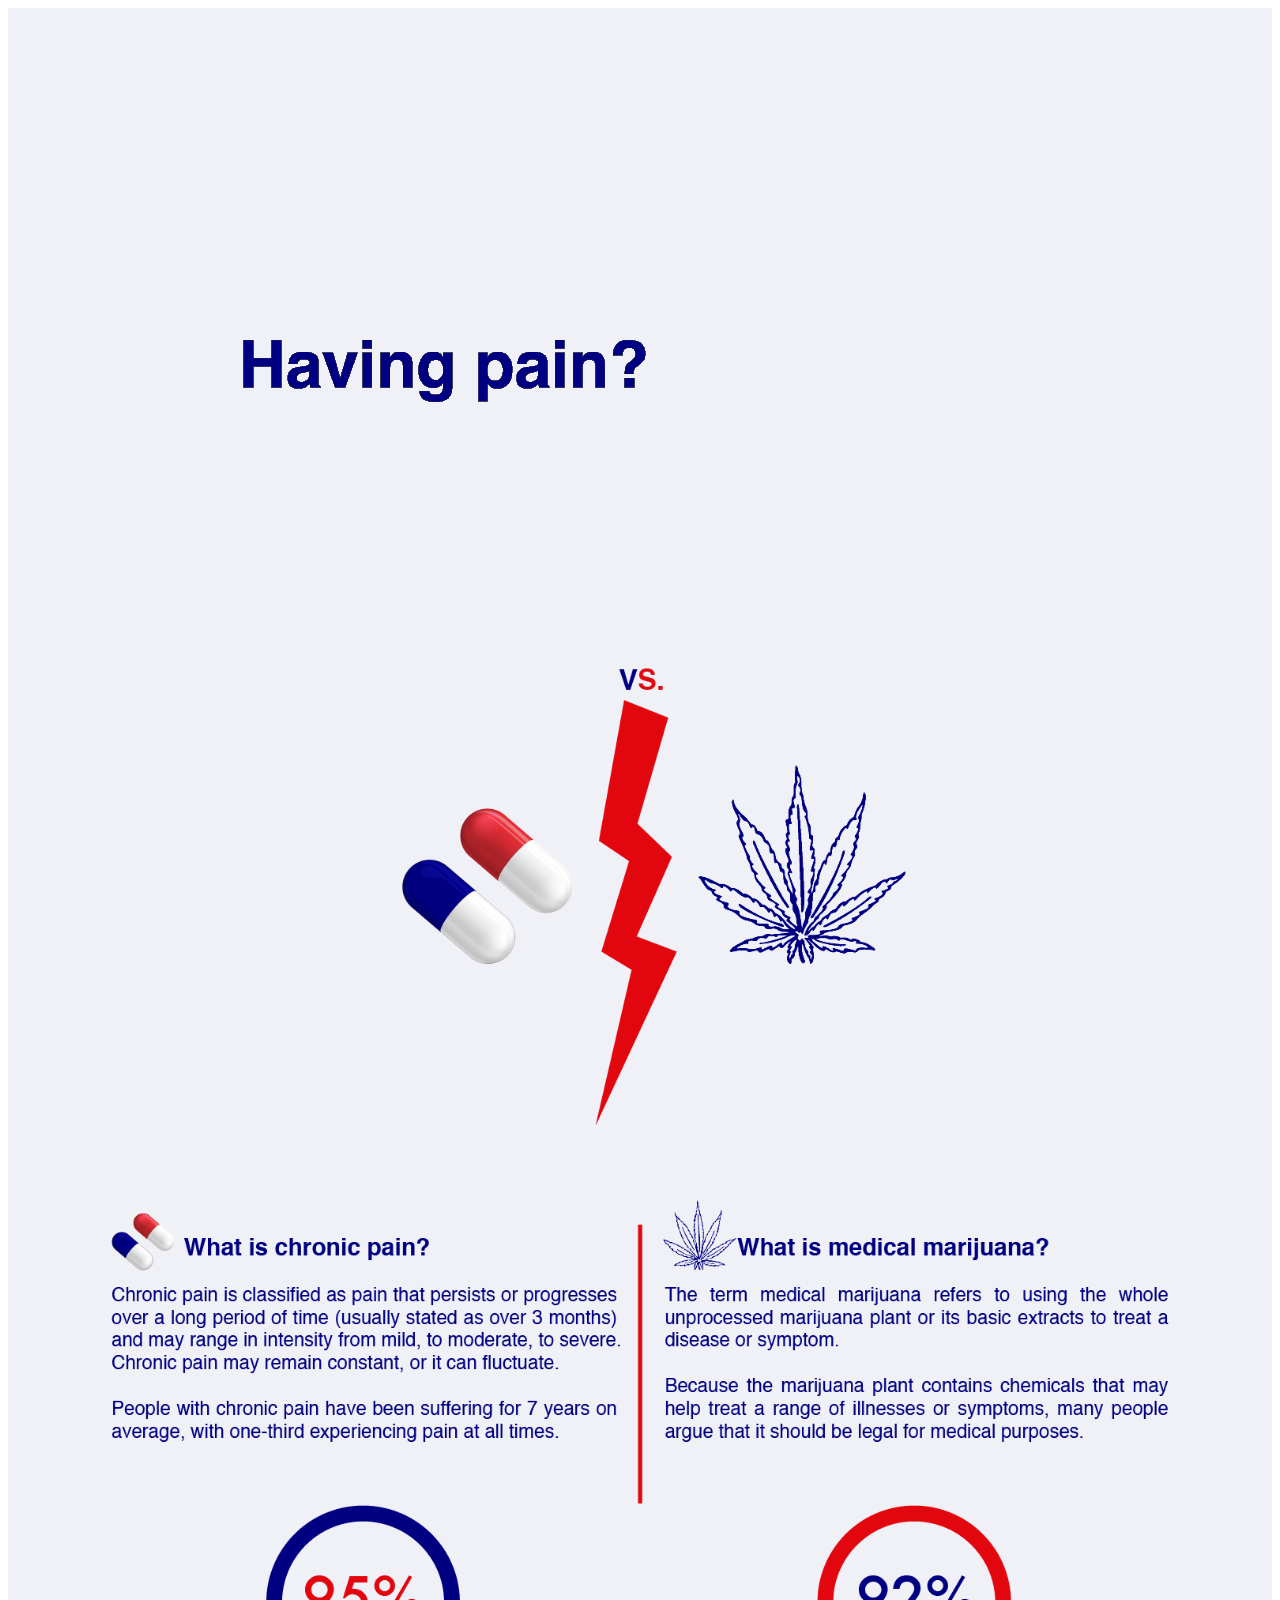
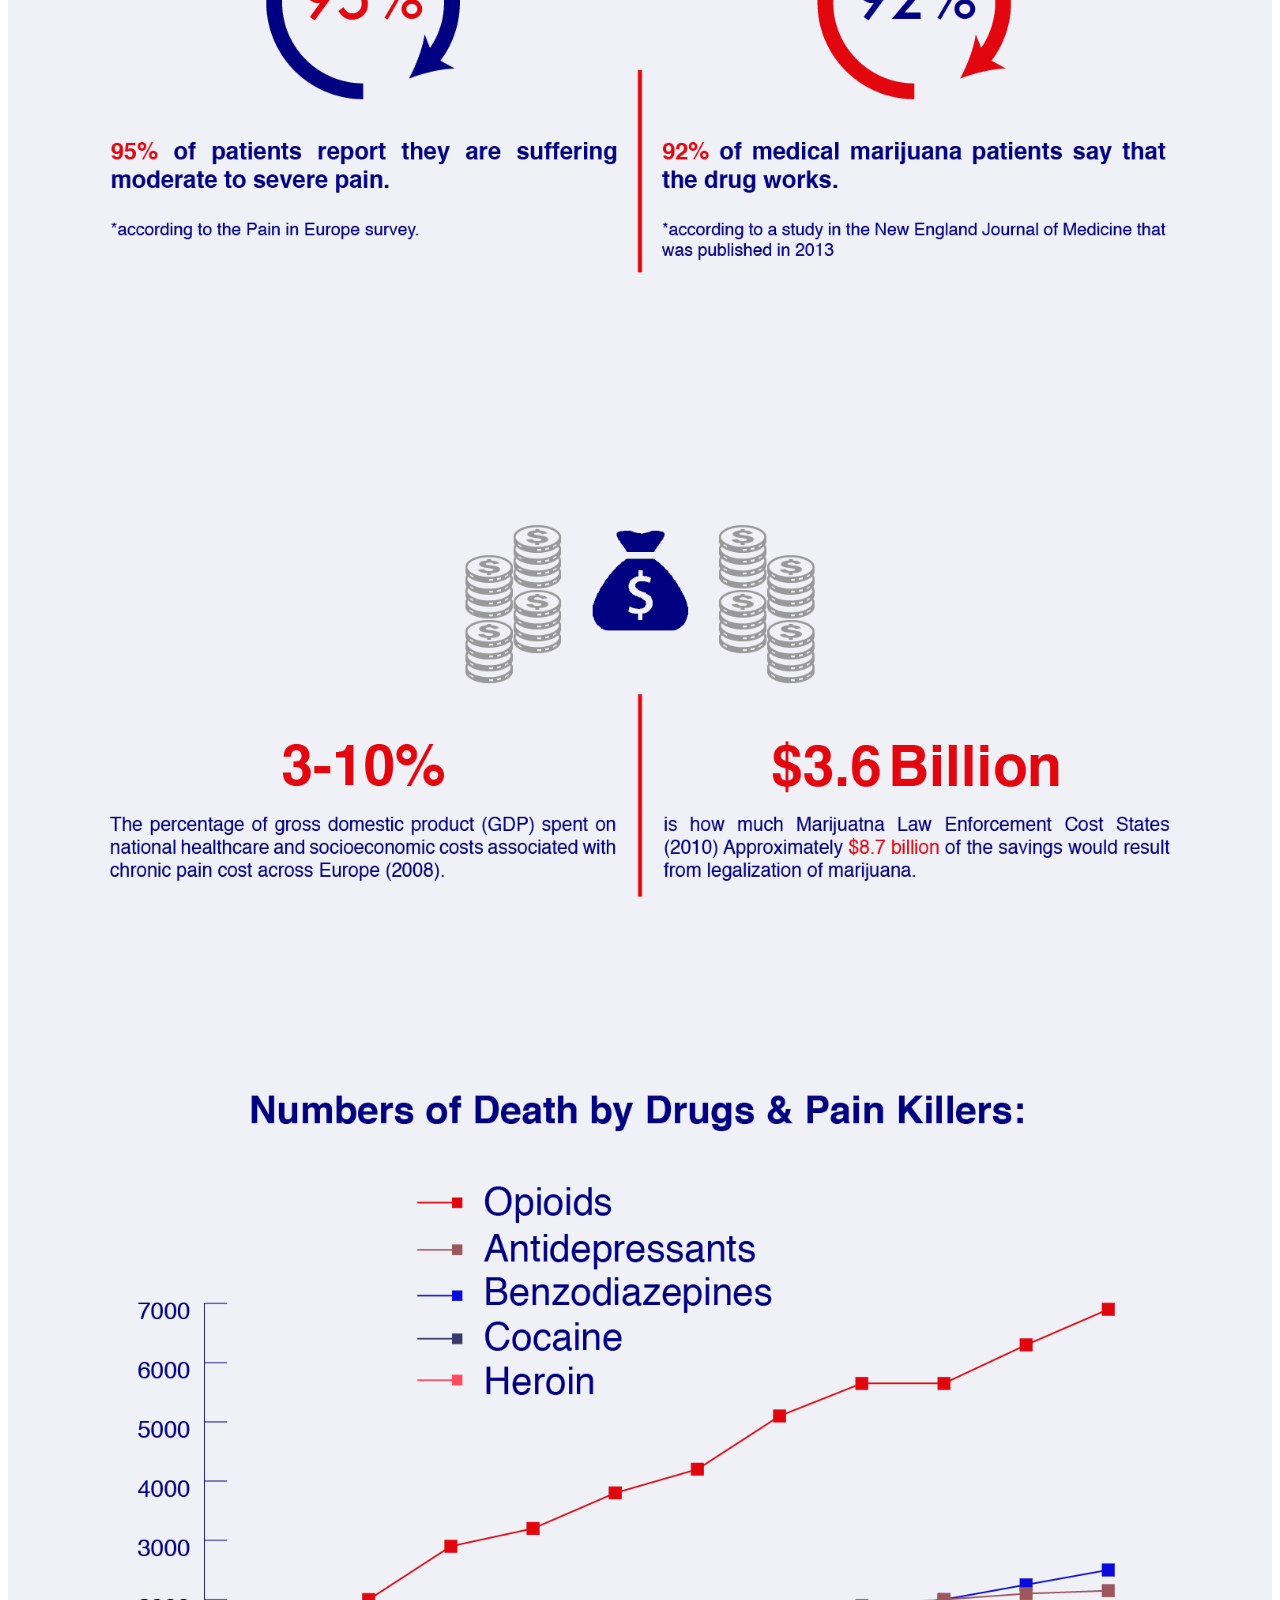
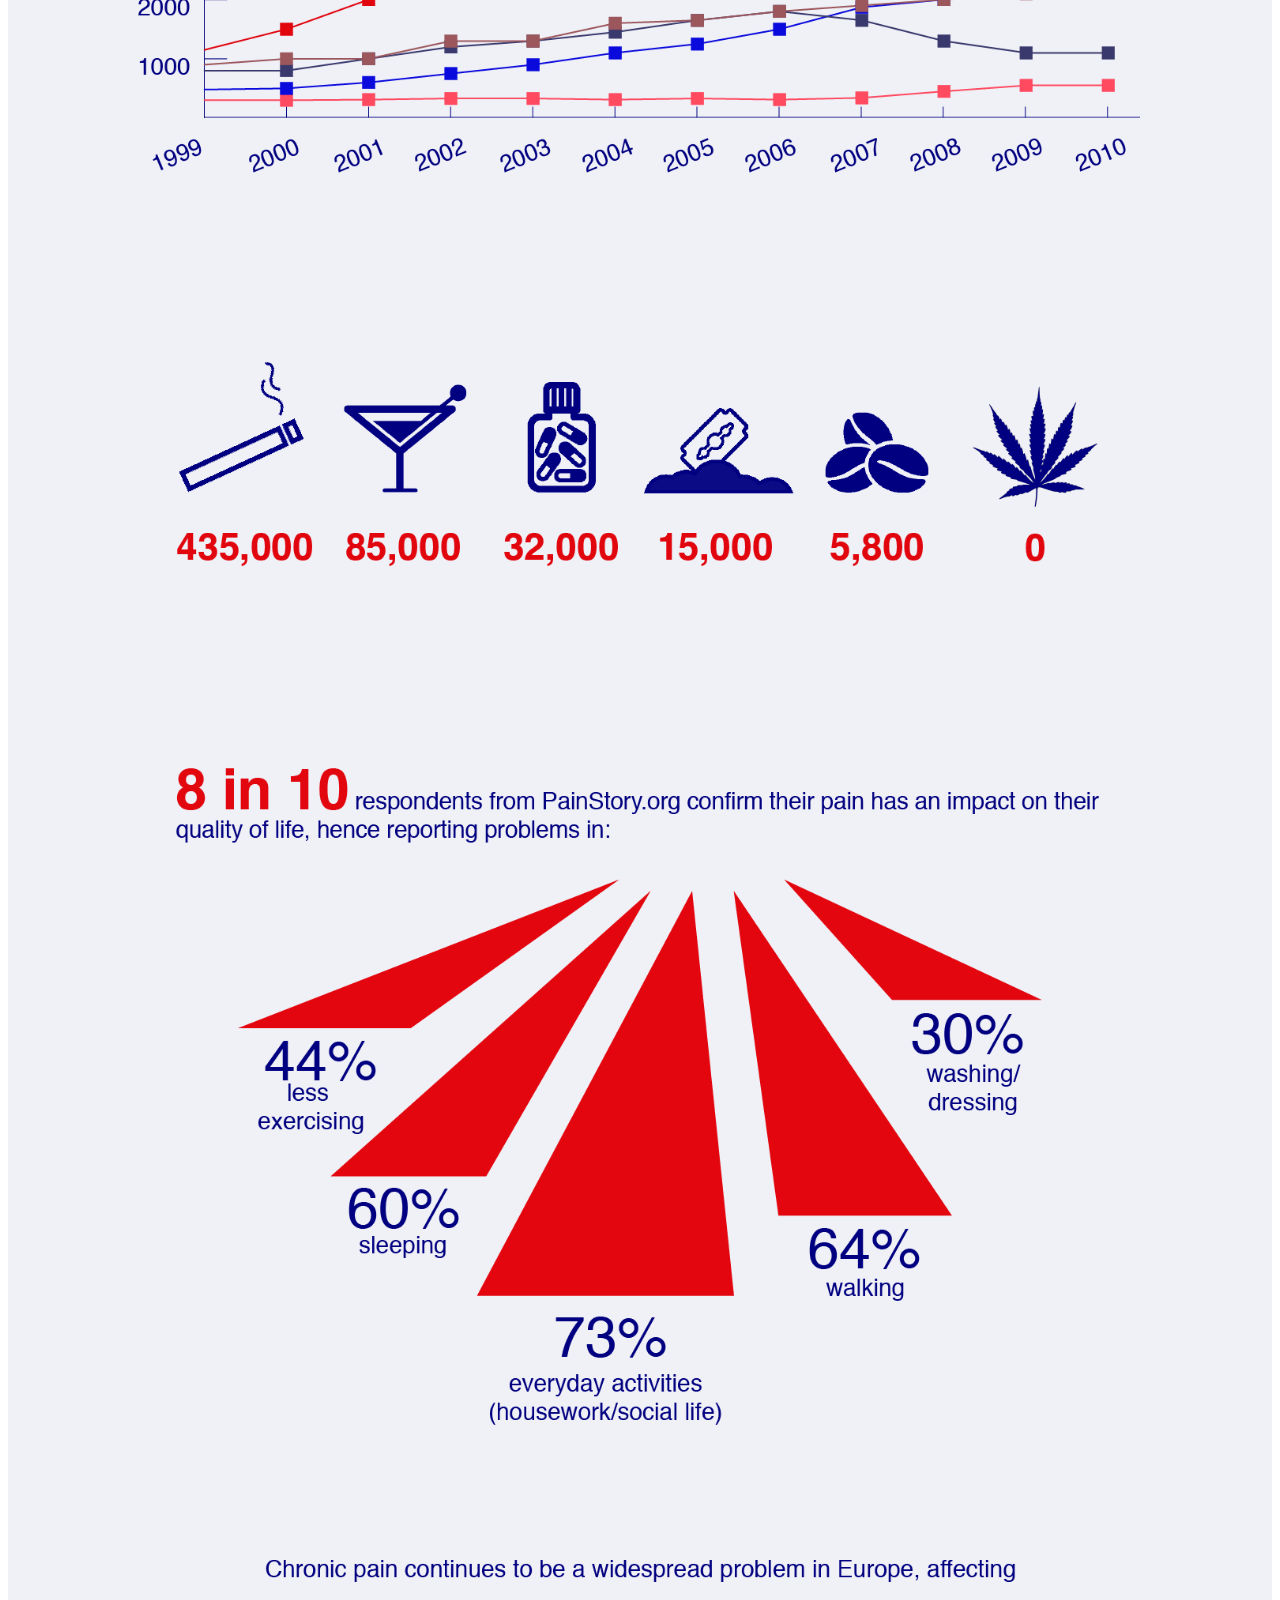
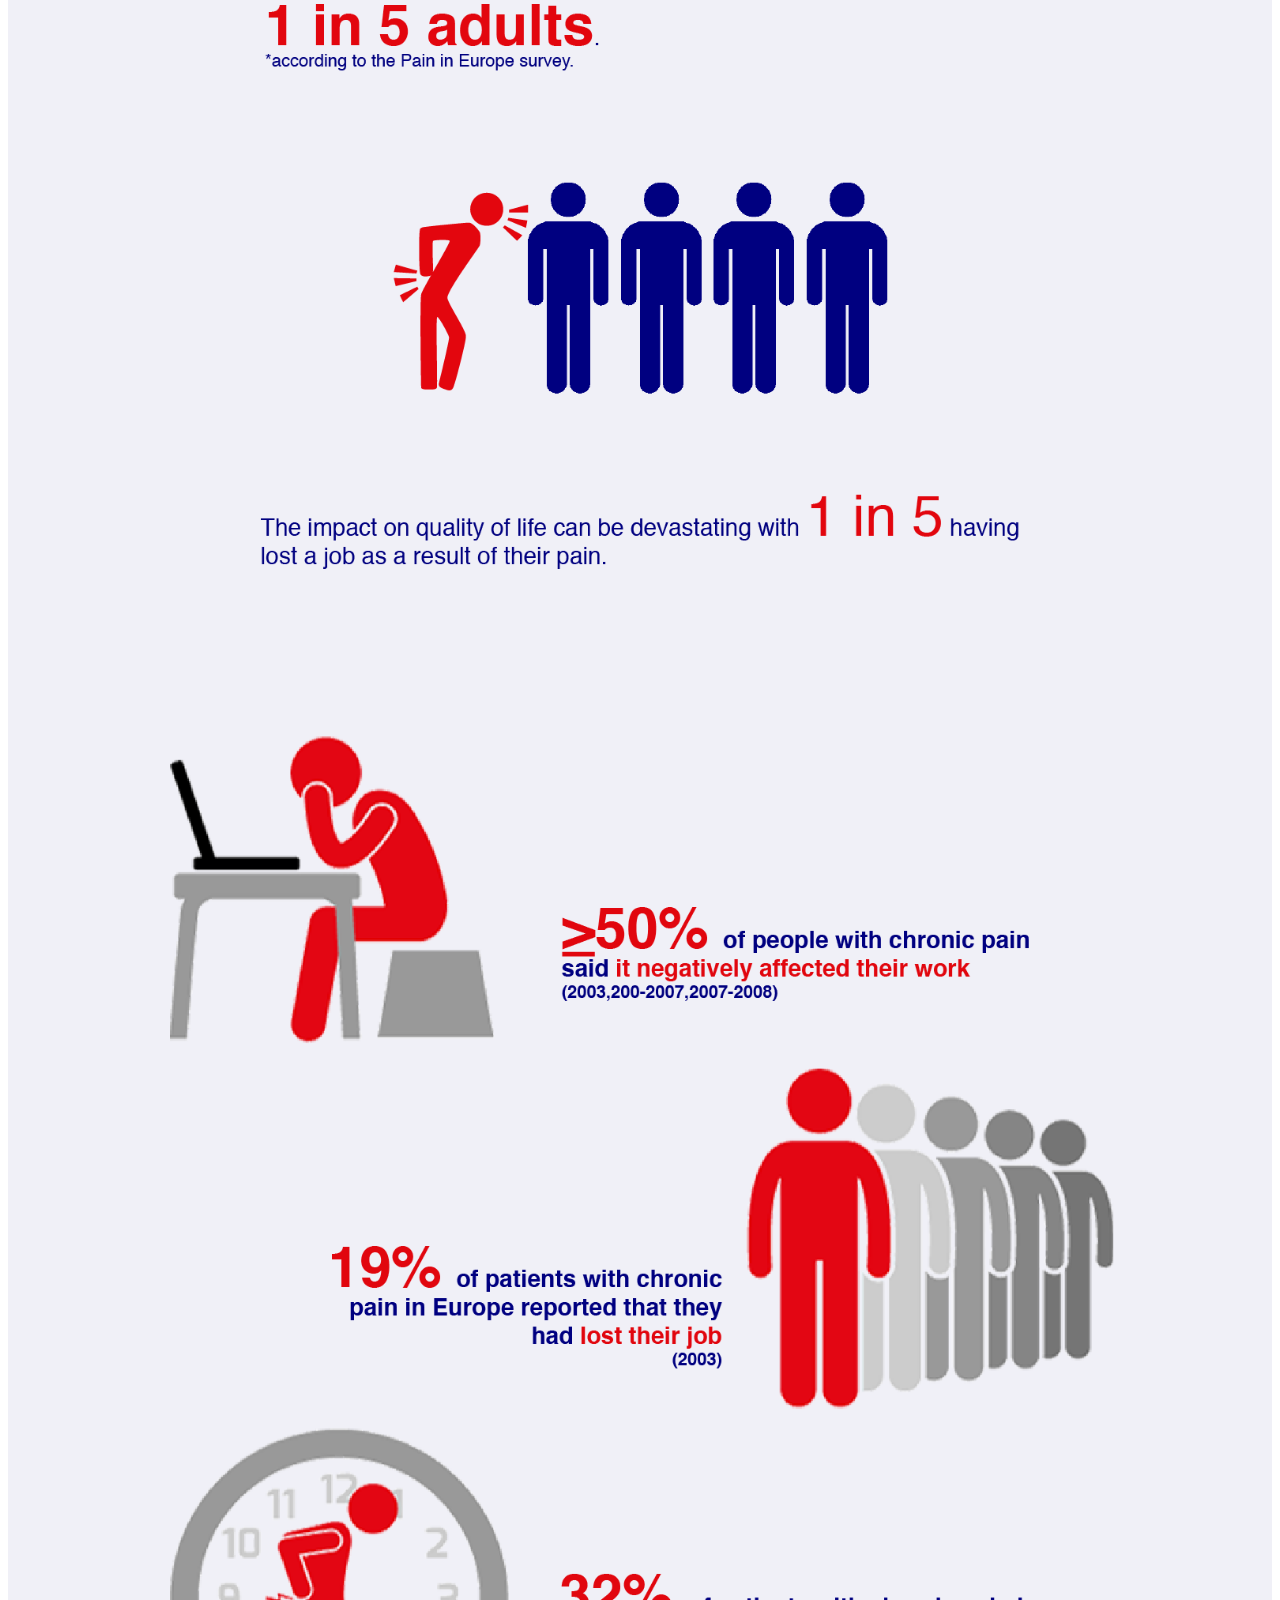
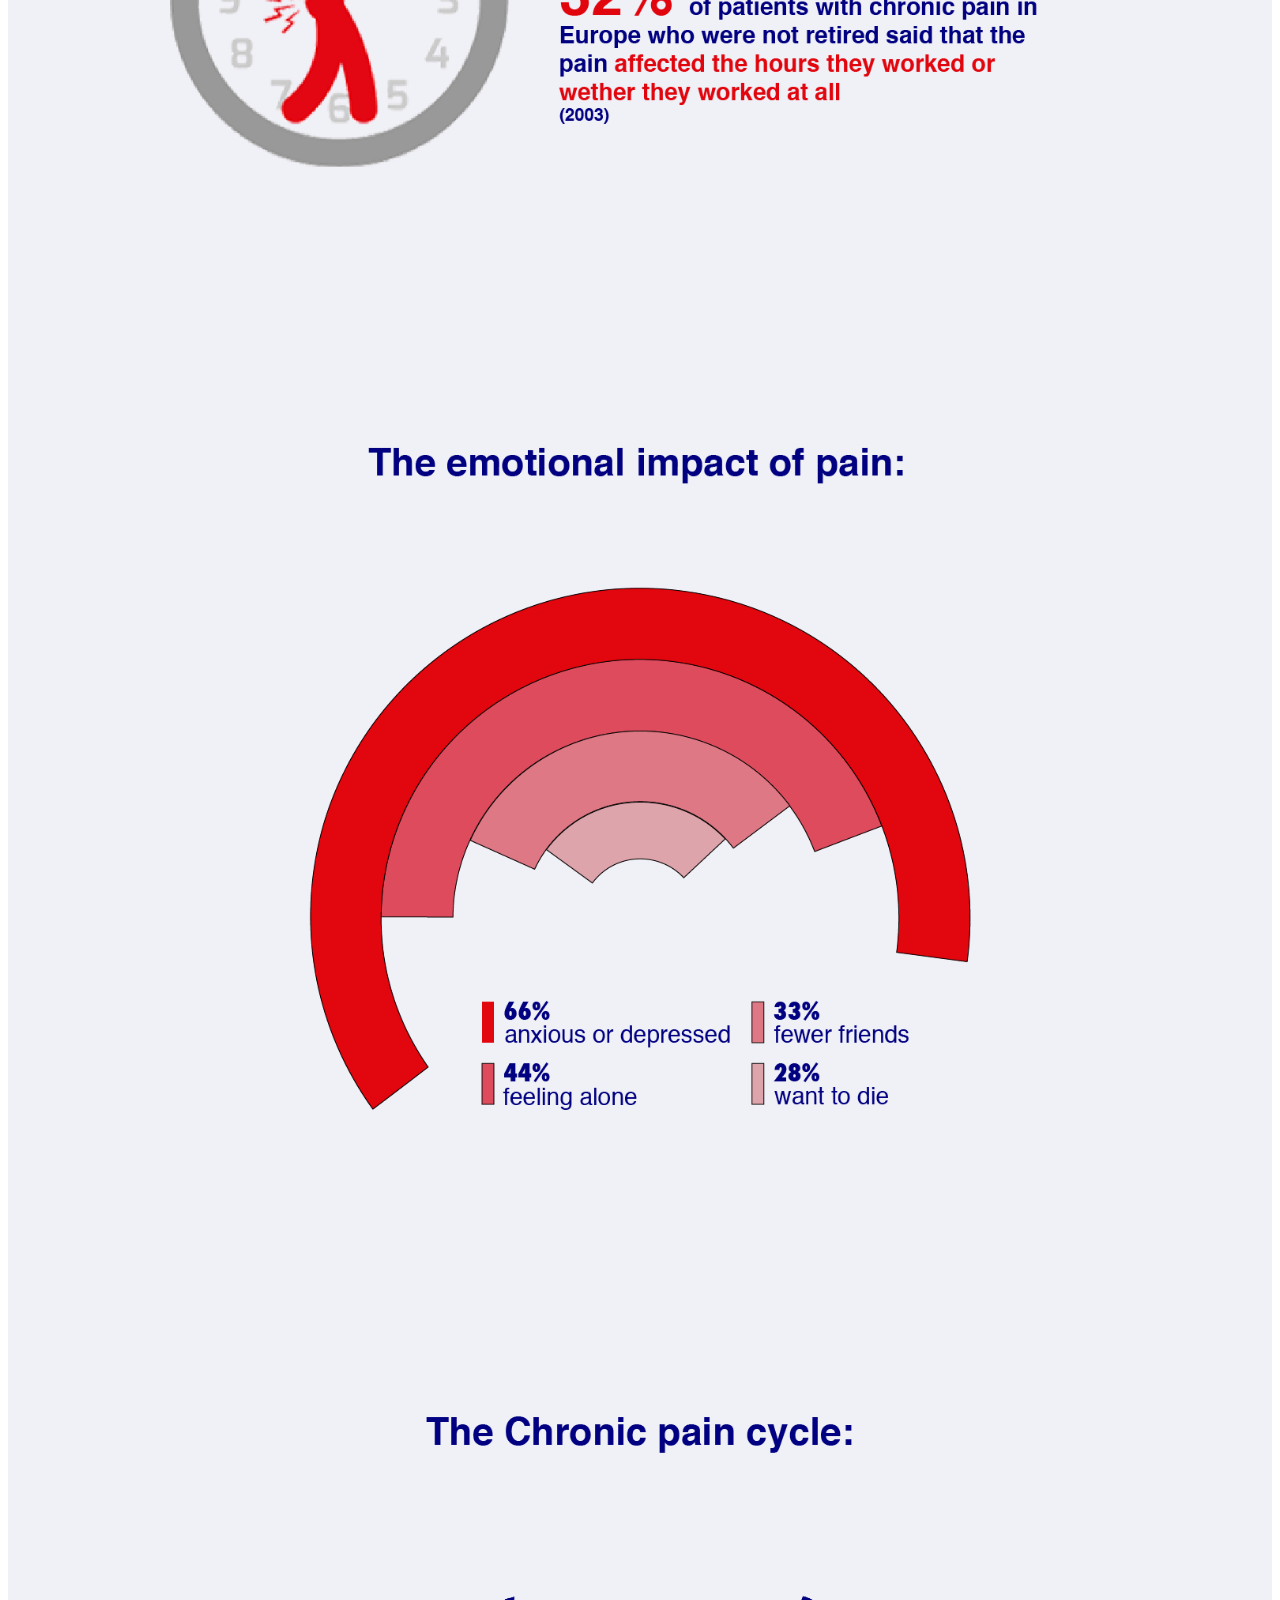
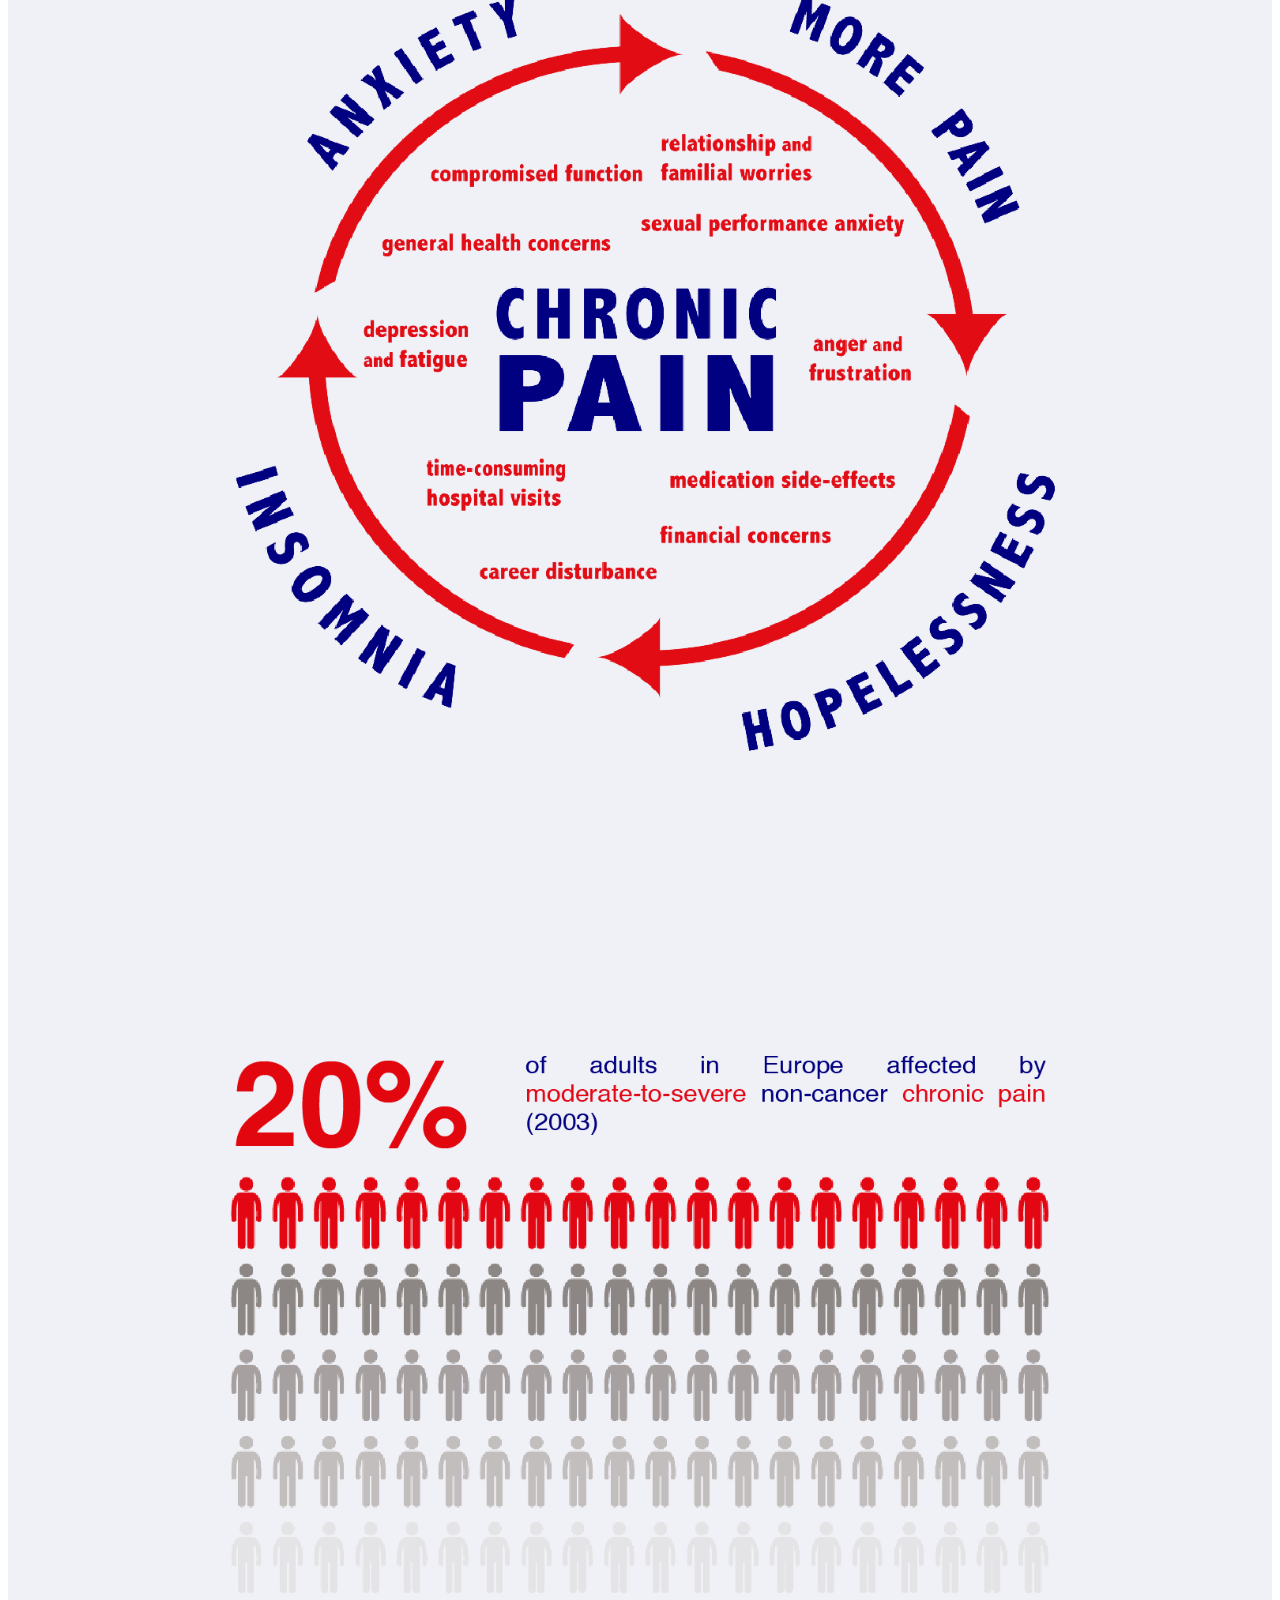
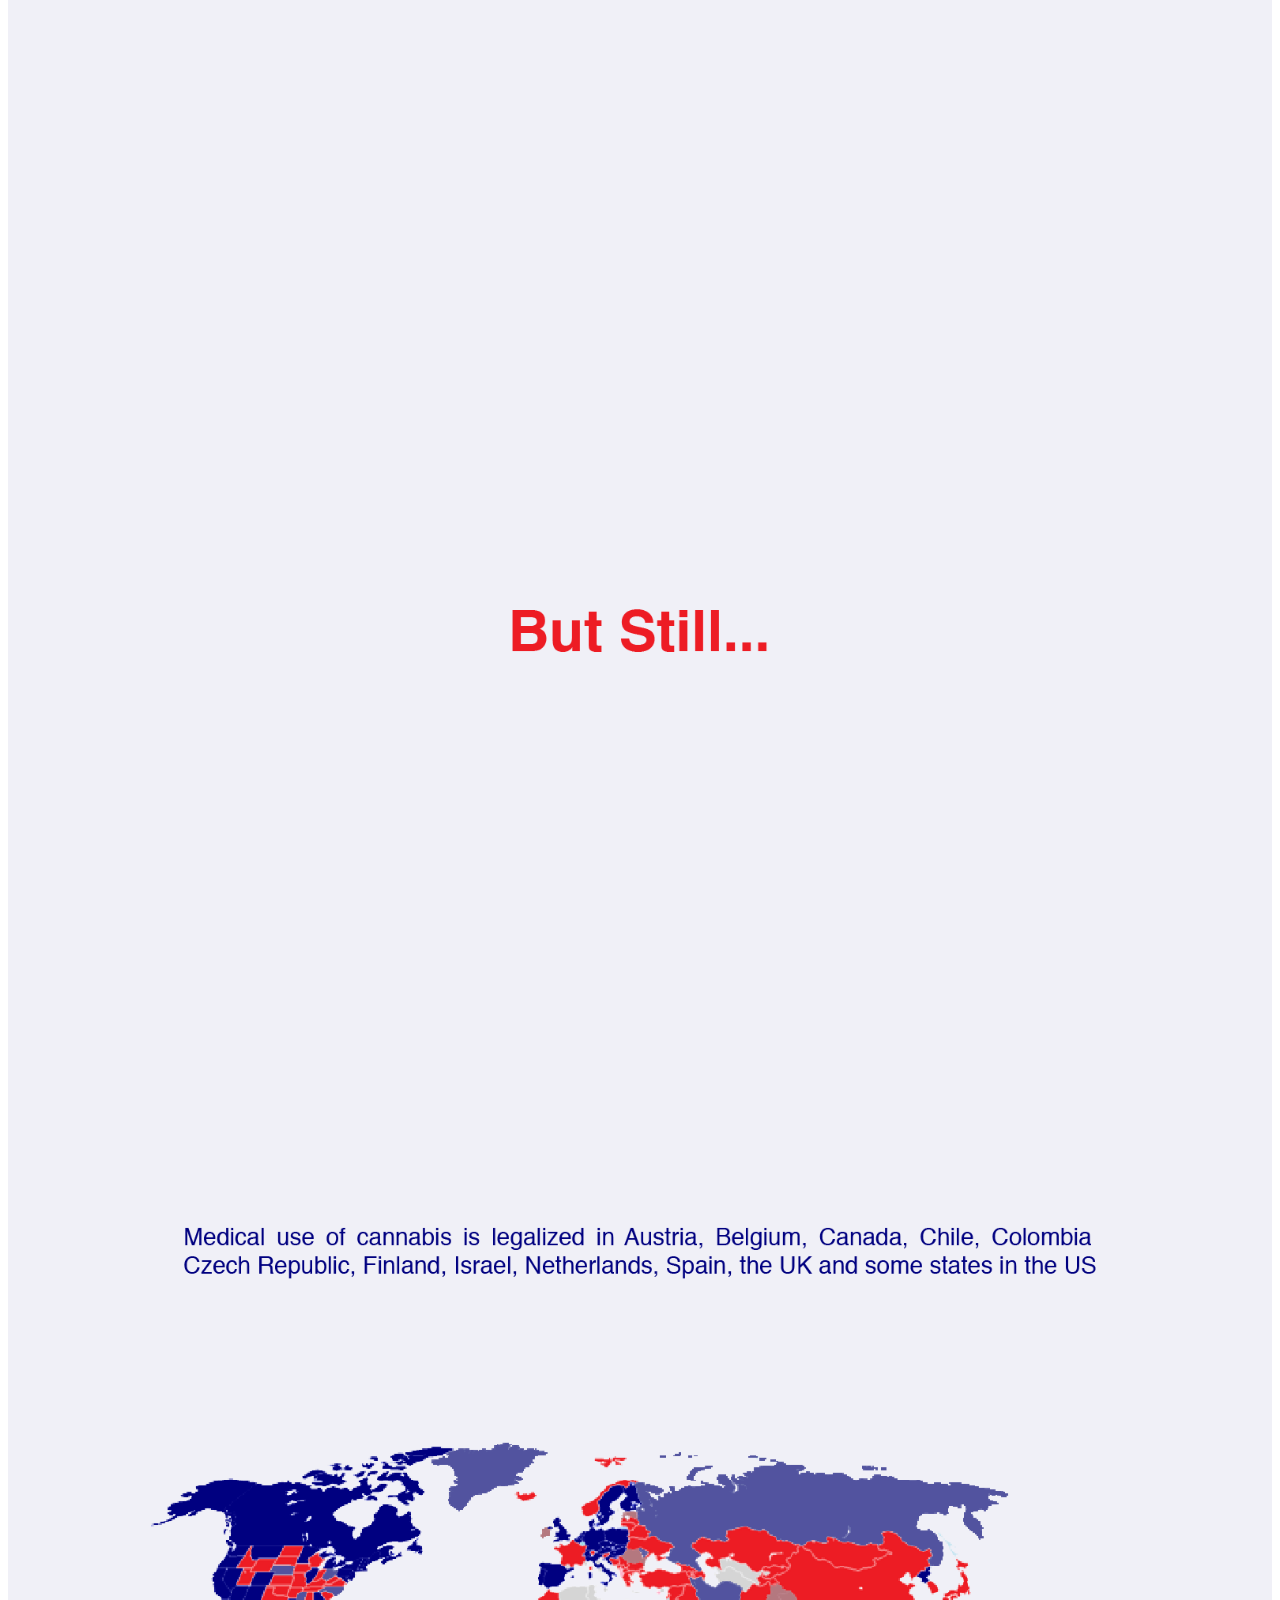
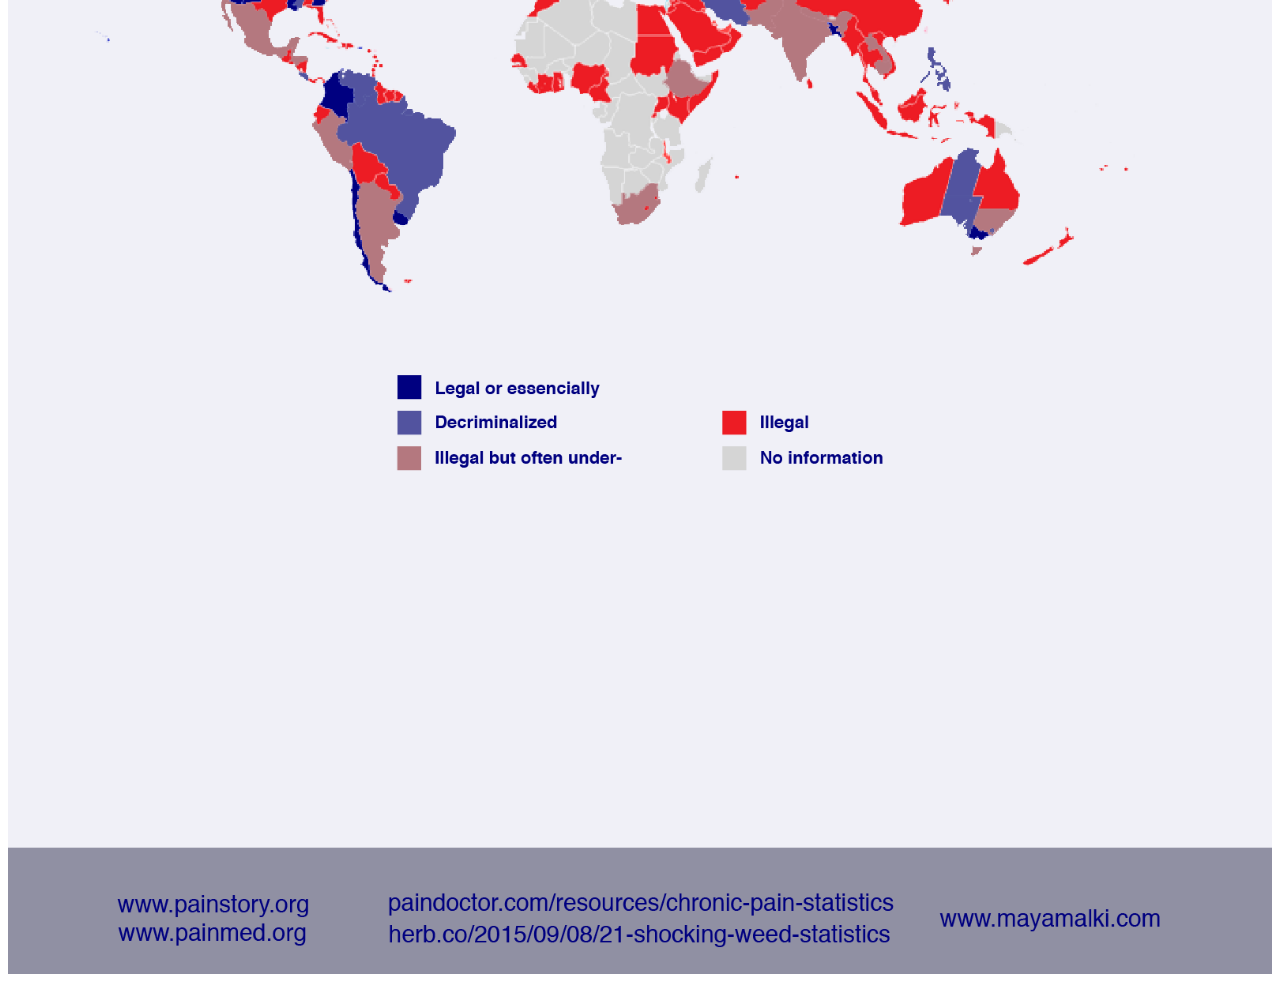
<file: images/book/HTML/index.html>
<!DOCTYPE html>
<html>
<head> 
<link rel="stylesheet" type="text/css" href="style.css">

	<title>Medical Marijuana VS. </title>
</head>
<body>

<img src="images/MedicalMarijuana.png" style="width:100%">
<img src="images/pill.gif" class="anim">

</body>
</html>
</file>
<file: images/book/HTML/style.css>
.anim{
	top:400px;
	left:50%;
	transform: translate(-50%,-50%);
	position: absolute;
}
</file>
